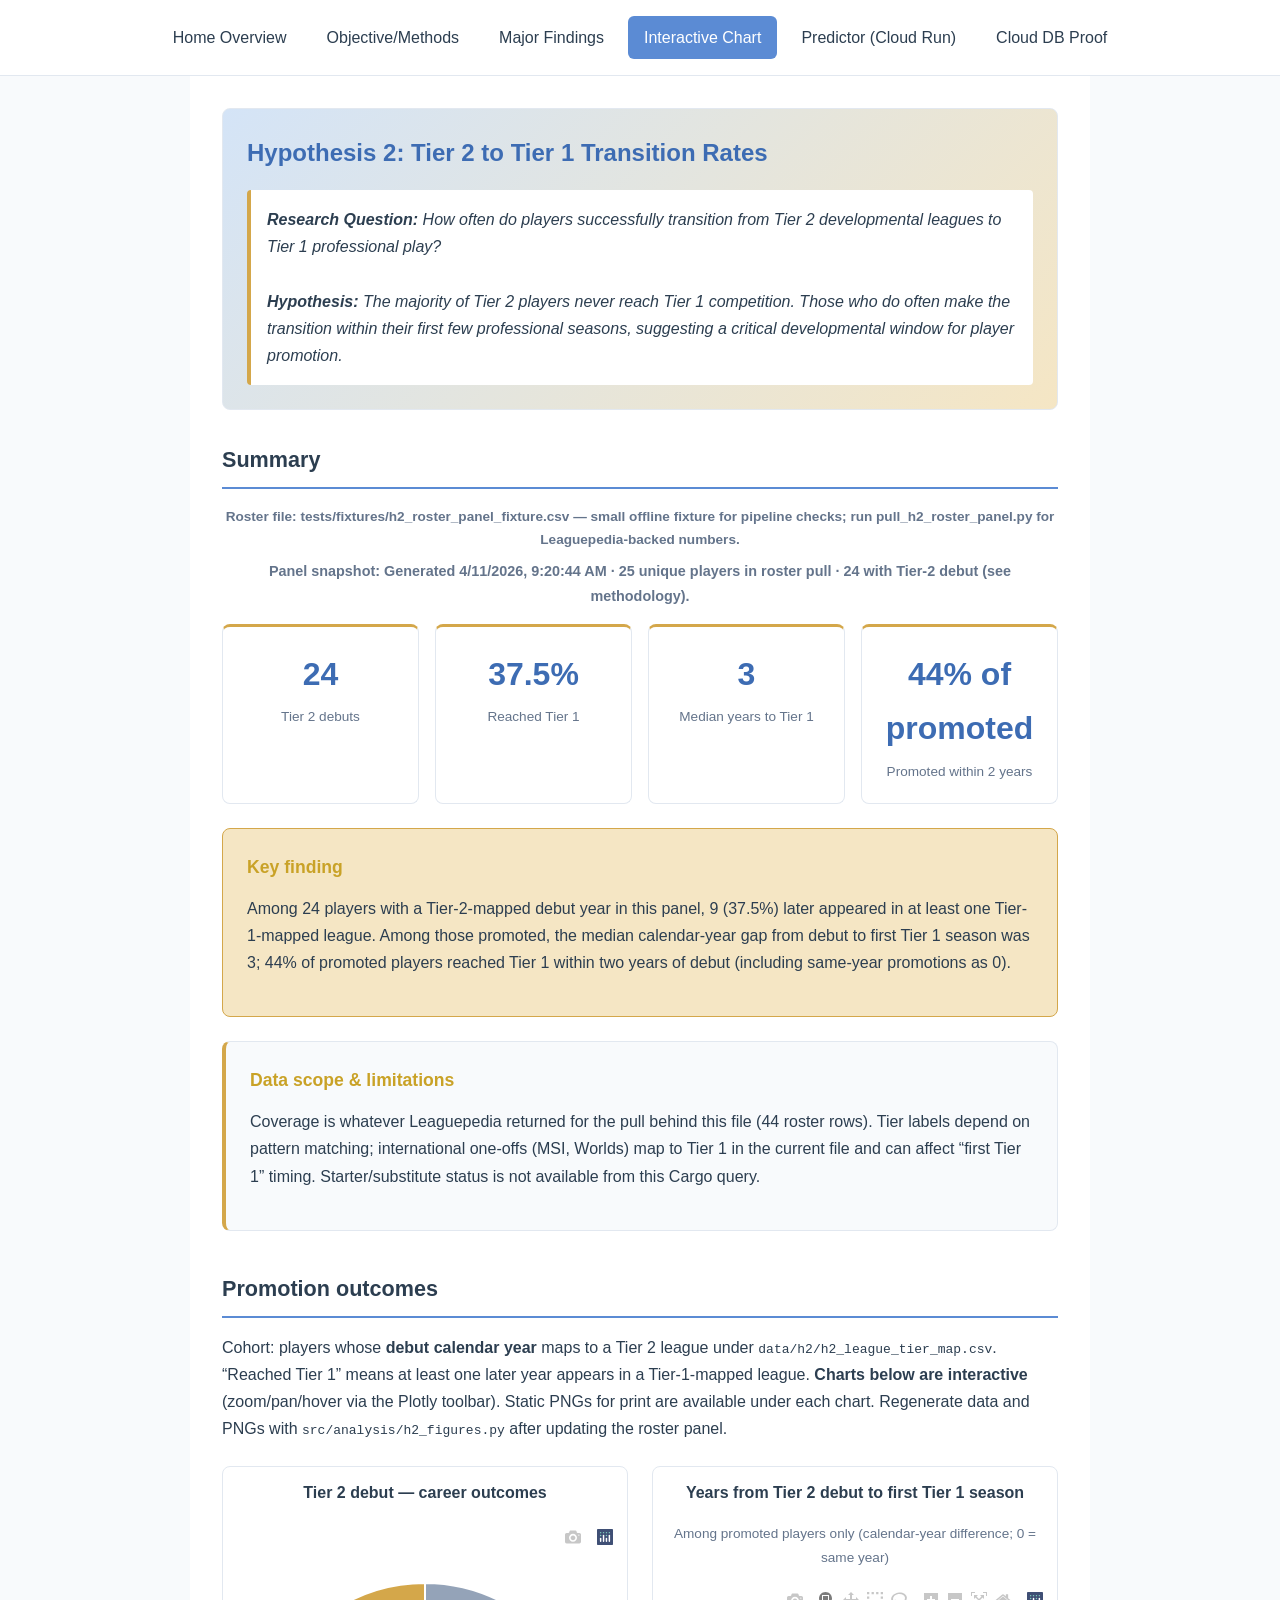
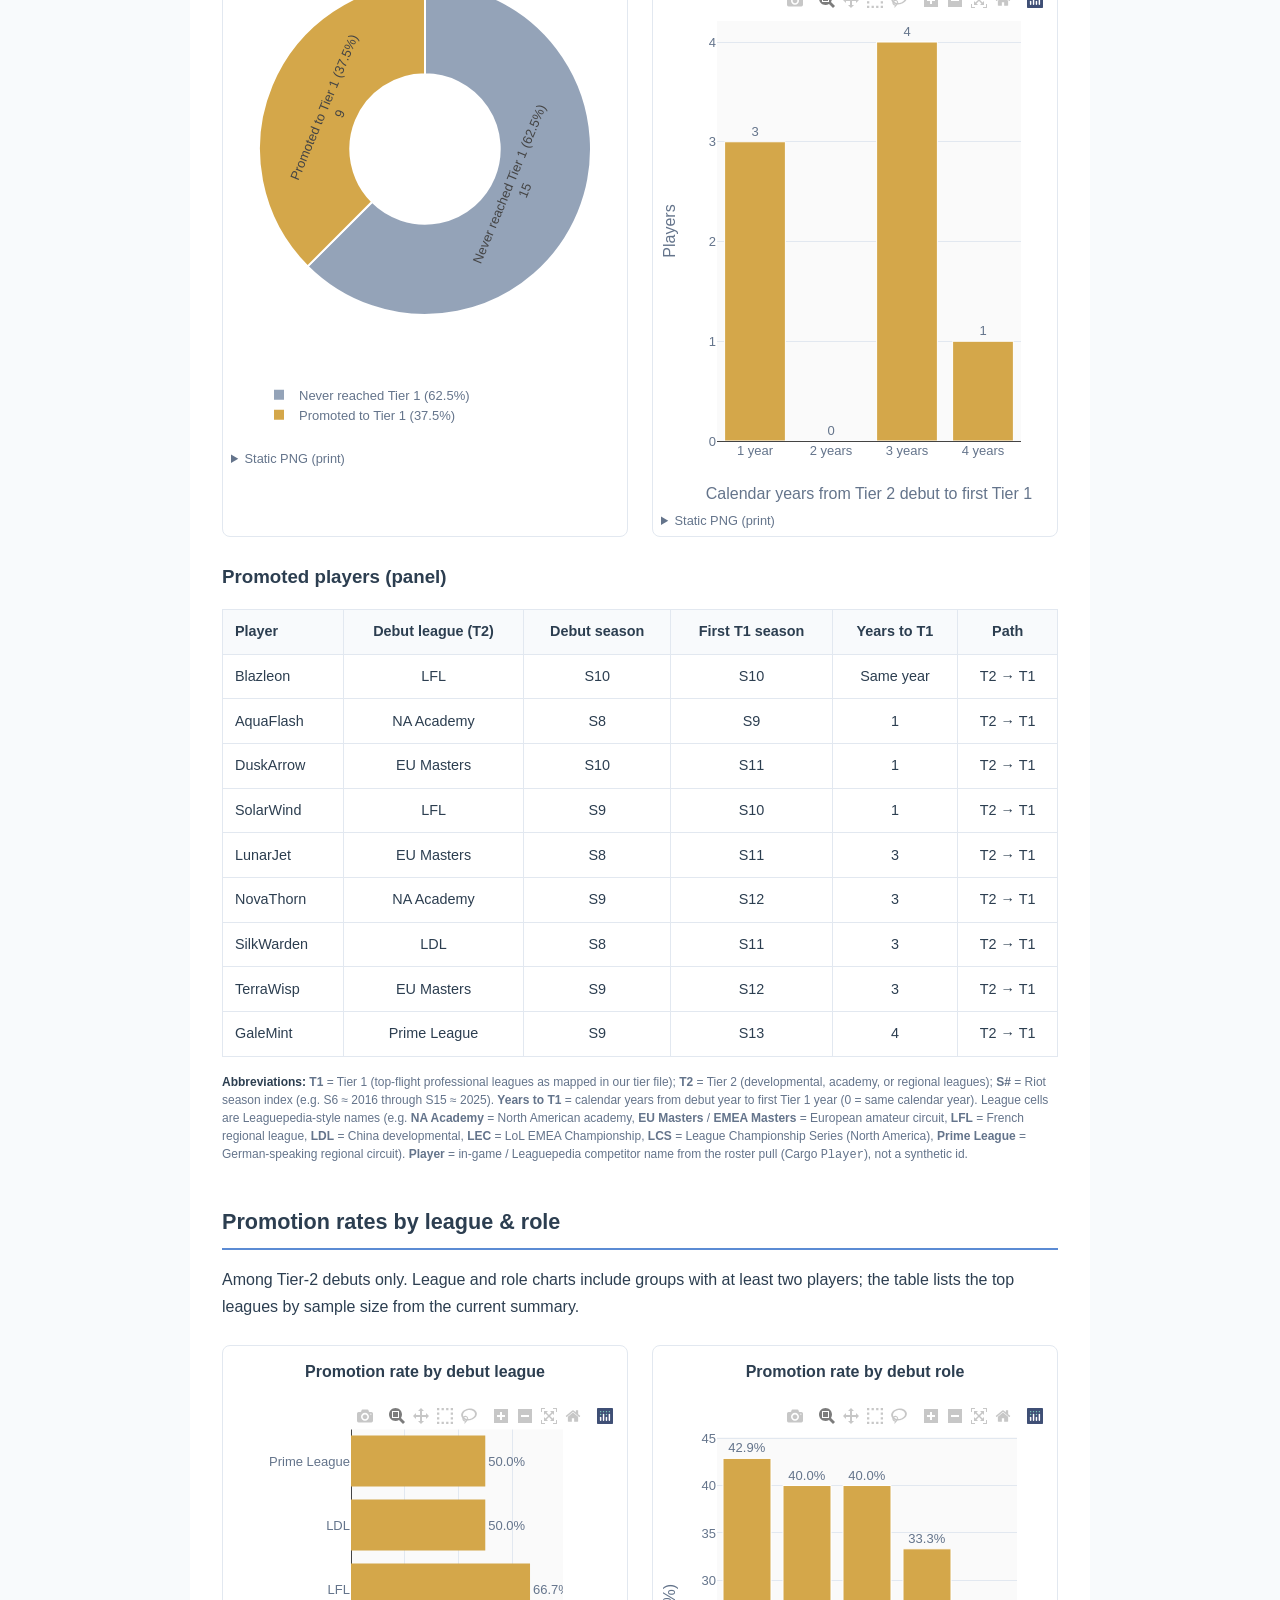
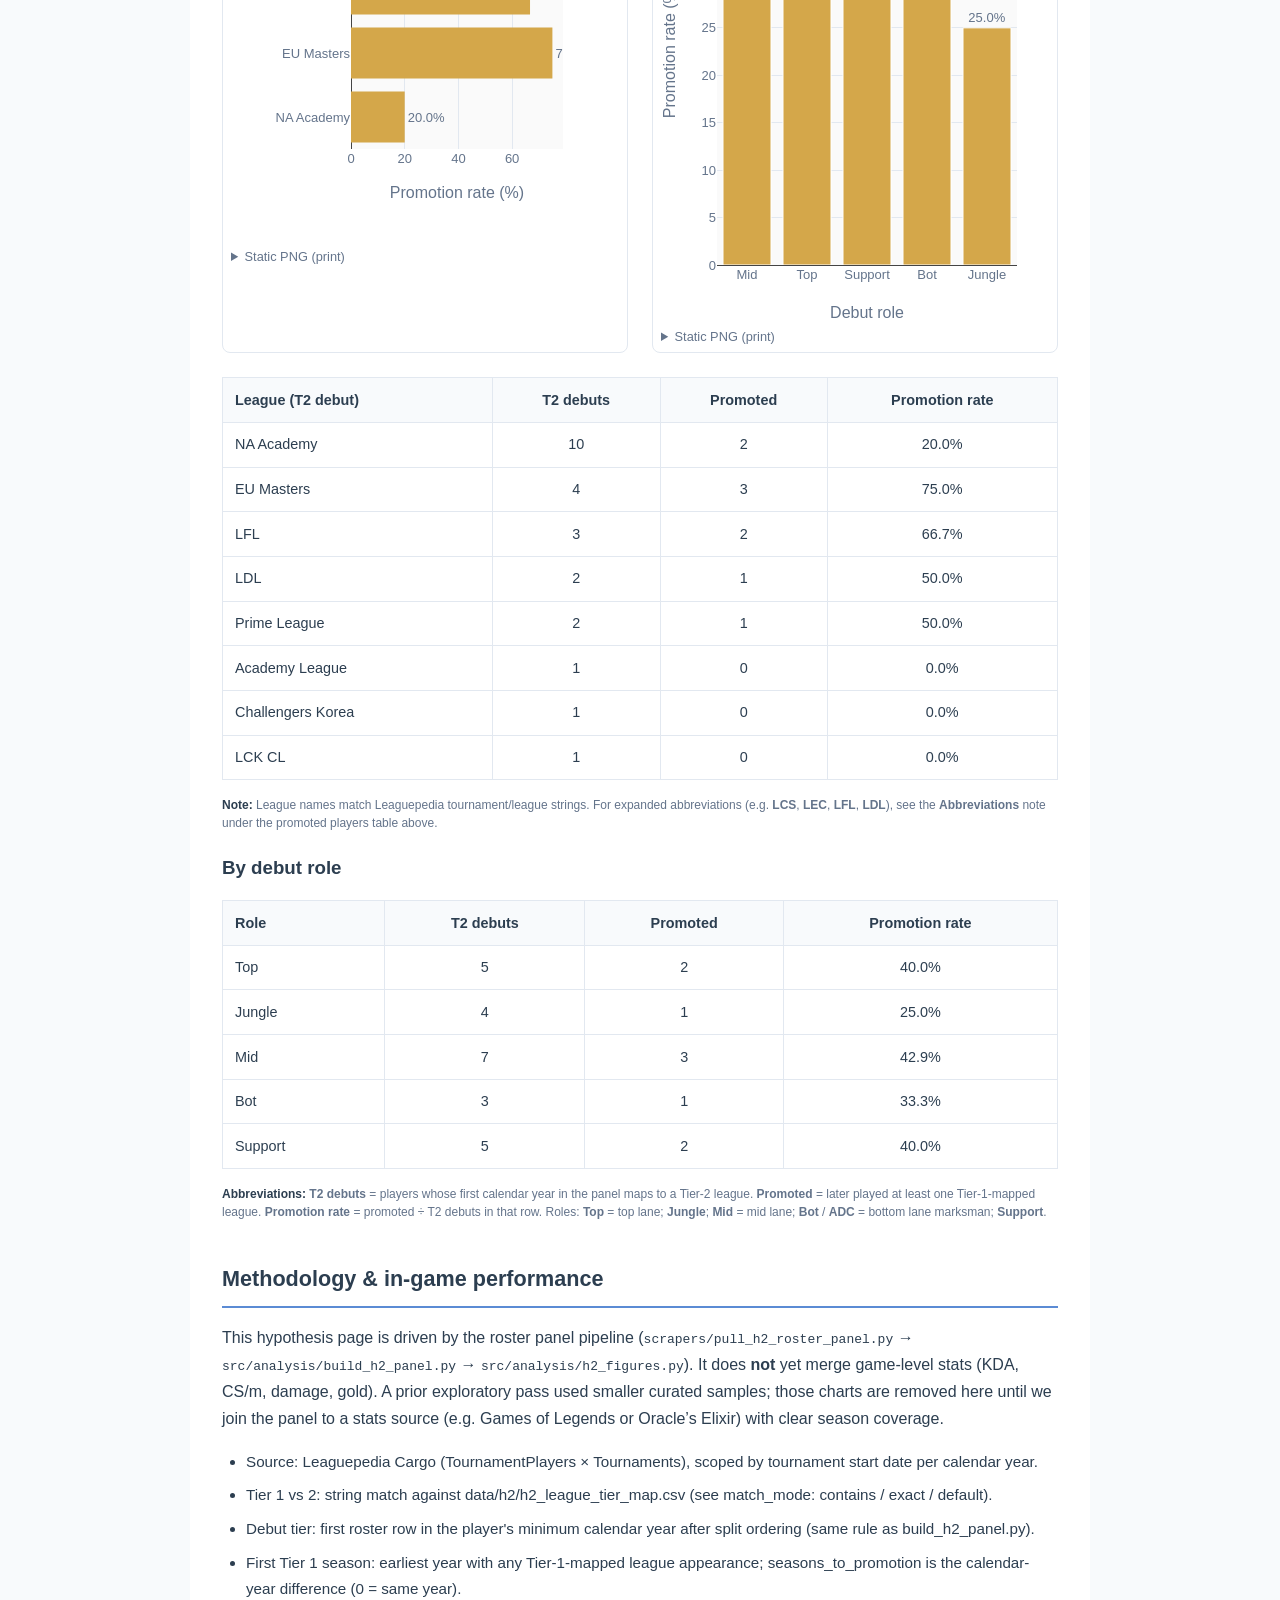
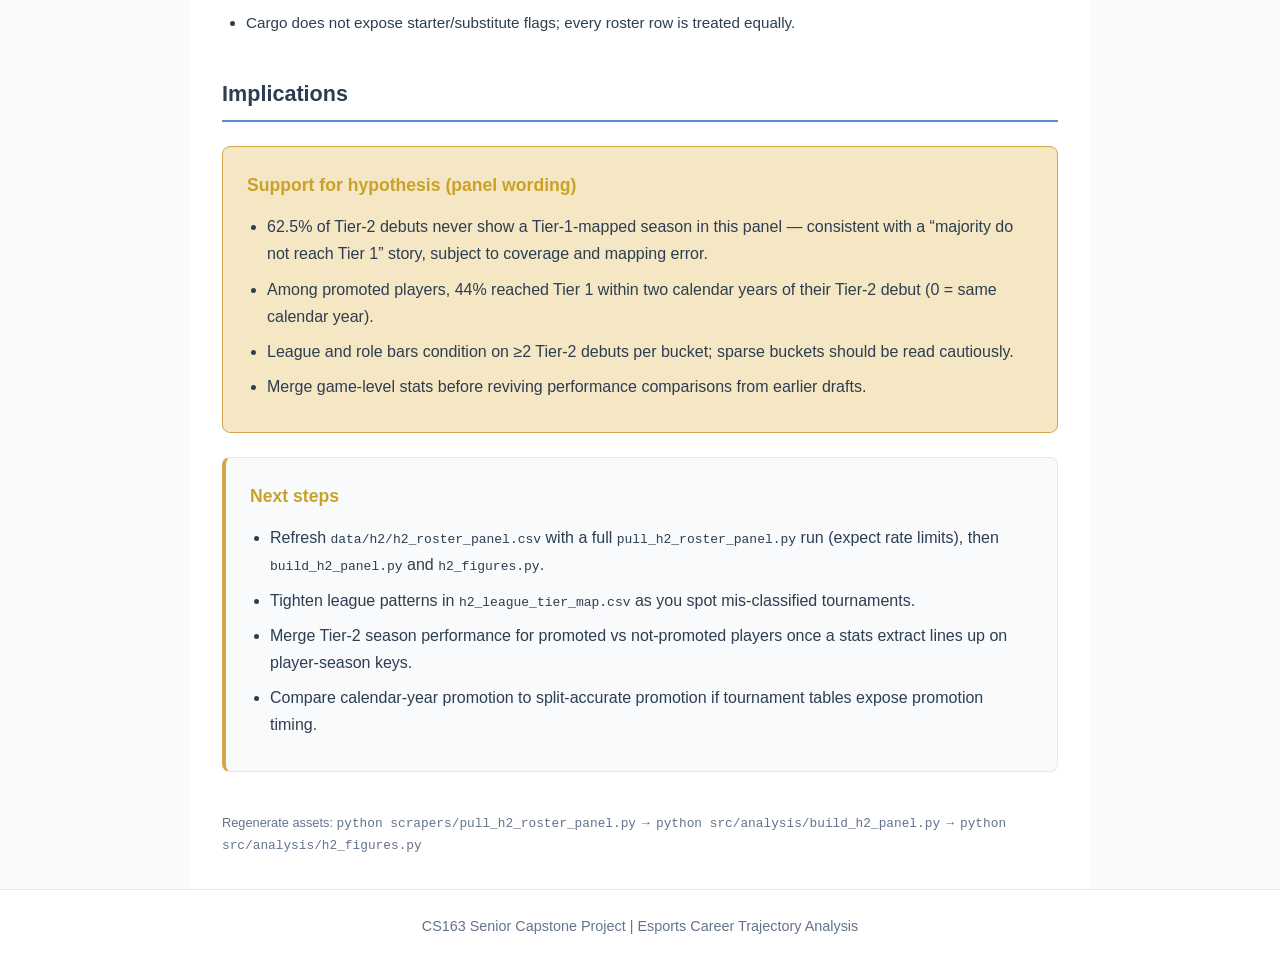
<file: website/pages/hypothesis2.html>
<!DOCTYPE html>
<html lang="en">
<head>
    <meta charset="UTF-8">
    <meta name="viewport" content="width=device-width, initial-scale=1.0">
    <title>Hypothesis 2: Tier Transitions | Esports Trajectory</title>
    <link rel="stylesheet" href="../css/styles.css">
    <script src="https://cdn.plot.ly/plotly-2.27.0.min.js"></script>
</head>
<body>
    <nav class="navbar">
        <ul class="nav-links">
            <li><a href="../index.html">Home Overview</a></li>
            <li><a href="methods.html">Objective/Methods</a></li>
            <li><a href="findings.html">Major Findings</a></li>
            <li><a href="hypothesis2.html" class="active">Interactive Chart</a></li>
            <li><a href="predictor.html">Predictor (Cloud Run)</a></li>
            <li><a href="findings.html#cloud-db-proof">Cloud DB Proof</a></li>
        </ul>
    </nav>

    <main class="container">

        <div class="hypothesis-header">
            <h1>Hypothesis 2: Tier 2 to Tier 1 Transition Rates</h1>
            <p class="hypothesis-text">
                <strong>Research Question:</strong> How often do players successfully transition from Tier 2 developmental leagues to Tier 1 professional play?<br><br>
                <strong>Hypothesis:</strong> The majority of Tier 2 players never reach Tier 1 competition.
                Those who do often make the transition within their first few professional seasons, suggesting a critical
                developmental window for player promotion.
            </p>
        </div>

        <!-- Summary -->
        <section class="section">
            <h2>Summary</h2>
            <p id="h2-roster-source" class="chart-title" style="margin-bottom:0.5rem;font-size:0.85rem;color:var(--text-light);display:none;"></p>
            <p class="chart-title" style="margin-bottom:1rem;font-size:0.9rem;color:var(--text-light);">
                Panel snapshot: <span id="h2-generated">—</span> ·
                <span id="h2-cohort-size">—</span> unique players in roster pull ·
                <span id="h2-t2-count">—</span> with Tier-2 debut (see methodology).
            </p>

            <div class="metrics-grid">
                <div class="metric-box">
                    <span class="metric-value" id="h2-m-n-t2">—</span>
                    <span class="metric-label">Tier 2 debuts</span>
                </div>
                <div class="metric-box">
                    <span class="metric-value" id="h2-m-rate">—</span>
                    <span class="metric-label">Reached Tier 1</span>
                </div>
                <div class="metric-box">
                    <span class="metric-value" id="h2-m-median">—</span>
                    <span class="metric-label">Median years to Tier 1</span>
                </div>
                <div class="metric-box">
                    <span class="metric-value" id="h2-m-within2">—</span>
                    <span class="metric-label">Promoted within 2 years</span>
                </div>
            </div>

            <div class="implications-box">
                <h3>Key finding</h3>
                <p id="h2-key-finding">
                    Loading summary from <code>h2_summary.json</code>…
                </p>
            </div>

            <div class="next-steps">
                <h3>Data scope &amp; limitations</h3>
                <p id="h2-limitations">
                    Loading…
                </p>
            </div>
        </section>

        <!-- Promotion Outcomes -->
        <section class="section">
            <h2>Promotion outcomes</h2>
            <p>
                Cohort: players whose <strong>debut calendar year</strong> maps to a Tier 2 league under
                <code>data/h2/h2_league_tier_map.csv</code>. “Reached Tier 1” means at least one later year appears in a Tier-1-mapped league.
                <strong>Charts below are interactive</strong> (zoom/pan/hover via the Plotly toolbar). Static PNGs for print are available under each chart.
                Regenerate data and PNGs with <code>src/analysis/h2_figures.py</code> after updating the roster panel.
            </p>

            <div class="h2-chart-row h2-chart-row--two">
                <div class="h2-plot-card">
                    <p class="chart-title">Tier 2 debut — career outcomes</p>
                    <div id="h2-plot-outcomes" class="h2-plot-host" aria-label="Interactive pie chart of Tier 2 outcomes"></div>
                    <details class="h2-static-fallback">
                        <summary>Static PNG (print)</summary>
                        <img src="../assets/figures/h2_fig1_tier2_outcomes.png" alt="Tier 2 outcomes static chart" style="max-width:100%;height:auto;">
                    </details>
                </div>
                <div class="h2-plot-card">
                    <p class="chart-title">Years from Tier 2 debut to first Tier 1 season</p>
                    <p style="font-size:0.85rem;color:var(--text-light);text-align:center;">Among promoted players only (calendar-year difference; 0 = same year)</p>
                    <div id="h2-plot-time" class="h2-plot-host" aria-label="Interactive bar chart of years to Tier 1"></div>
                    <details class="h2-static-fallback">
                        <summary>Static PNG (print)</summary>
                        <img src="../assets/figures/h2_fig2_seasons_to_tier1.png" alt="Time to Tier 1 static chart" style="max-width:100%;height:auto;">
                    </details>
                </div>
            </div>

            <h3 style="margin:1.5rem 0 0.75rem;">Promoted players (panel)</h3>
            <table class="stats-table">
                <thead>
                    <tr>
                        <th style="text-align:left;">Player</th>
                        <th>Debut league (T2)</th>
                        <th>Debut season</th>
                        <th>First T1 season</th>
                        <th>Years to T1</th>
                        <th>Path</th>
                    </tr>
                </thead>
                <tbody id="h2-promoted-body">
                    <tr><td colspan="6">Loading…</td></tr>
                </tbody>
            </table>
            <p class="table-footnote"><strong class="footnote-label">Abbreviations:</strong>
                <strong>T1</strong> = Tier 1 (top-flight professional leagues as mapped in our tier file);
                <strong>T2</strong> = Tier 2 (developmental, academy, or regional leagues);
                <strong>S#</strong> = Riot season index (e.g. S6 ≈ 2016 through S15 ≈ 2025).
                <strong>Years to T1</strong> = calendar years from debut year to first Tier 1 year (0 = same calendar year).
                League cells are Leaguepedia-style names (e.g. <strong>NA Academy</strong> = North American academy,
                <strong>EU Masters</strong> / <strong>EMEA Masters</strong> = European amateur circuit,
                <strong>LFL</strong> = French regional league, <strong>LDL</strong> = China developmental,
                <strong>LEC</strong> = LoL EMEA Championship, <strong>LCS</strong> = League Championship Series (North America),
                <strong>Prime League</strong> = German-speaking regional circuit).
                <strong>Player</strong> = in-game / Leaguepedia competitor name from the roster pull (Cargo <code>Player</code>), not a synthetic id.</p>
        </section>

        <!-- Promotion Rates by League & Role -->
        <section class="section">
            <h2>Promotion rates by league &amp; role</h2>
            <p>Among Tier-2 debuts only. League and role charts include groups with at least two players; the table lists the top leagues by sample size from the current summary.</p>

            <div class="h2-chart-row h2-chart-row--two">
                <div class="h2-plot-card">
                    <p class="chart-title">Promotion rate by debut league</p>
                    <div id="h2-plot-league" class="h2-plot-host" aria-label="Interactive horizontal bar chart by league"></div>
                    <details class="h2-static-fallback">
                        <summary>Static PNG (print)</summary>
                        <img src="../assets/figures/h2_fig3_promotion_by_league.png" alt="Promotion by league static chart" style="max-width:100%;height:auto;">
                    </details>
                </div>
                <div class="h2-plot-card">
                    <p class="chart-title">Promotion rate by debut role</p>
                    <div id="h2-plot-role" class="h2-plot-host" aria-label="Interactive bar chart by role"></div>
                    <details class="h2-static-fallback">
                        <summary>Static PNG (print)</summary>
                        <img src="../assets/figures/h2_fig4_promotion_by_role.png" alt="Promotion by role static chart" style="max-width:100%;height:auto;">
                    </details>
                </div>
            </div>

            <table class="stats-table">
                <thead>
                    <tr>
                        <th style="text-align:left;">League (T2 debut)</th>
                        <th>T2 debuts</th>
                        <th>Promoted</th>
                        <th>Promotion rate</th>
                    </tr>
                </thead>
                <tbody id="h2-league-body">
                    <tr><td colspan="4">Loading…</td></tr>
                </tbody>
            </table>
            <p class="table-footnote"><strong class="footnote-label">Note:</strong> League names match Leaguepedia tournament/league strings. For expanded abbreviations (e.g. <strong>LCS</strong>, <strong>LEC</strong>, <strong>LFL</strong>, <strong>LDL</strong>), see the <strong>Abbreviations</strong> note under the promoted players table above.</p>

            <h3 style="margin:1.25rem 0 0.5rem;">By debut role</h3>
            <table class="stats-table">
                <thead>
                    <tr>
                        <th style="text-align:left;">Role</th>
                        <th>T2 debuts</th>
                        <th>Promoted</th>
                        <th>Promotion rate</th>
                    </tr>
                </thead>
                <tbody id="h2-role-body">
                    <tr><td colspan="4">Loading…</td></tr>
                </tbody>
            </table>
            <p class="table-footnote"><strong class="footnote-label">Abbreviations:</strong>
                <strong>T2 debuts</strong> = players whose first calendar year in the panel maps to a Tier-2 league.
                <strong>Promoted</strong> = later played at least one Tier-1-mapped league.
                <strong>Promotion rate</strong> = promoted ÷ T2 debuts in that row.
                Roles: <strong>Top</strong> = top lane; <strong>Jungle</strong>; <strong>Mid</strong> = mid lane;
                <strong>Bot</strong> / <strong>ADC</strong> = bottom lane marksman; <strong>Support</strong>.</p>
        </section>

        <!-- Methodology -->
        <section class="section">
            <h2>Methodology &amp; in-game performance</h2>
            <p>
                This hypothesis page is driven by the roster panel pipeline
                (<code>scrapers/pull_h2_roster_panel.py</code> → <code>src/analysis/build_h2_panel.py</code> → <code>src/analysis/h2_figures.py</code>).
                It does <strong>not</strong> yet merge game-level stats (KDA, CS/m, damage, gold). A prior exploratory pass used smaller curated samples;
                those charts are removed here until we join the panel to a stats source (e.g. Games of Legends or Oracle’s Elixir) with clear season coverage.
            </p>
            <ul id="h2-methodology-list" style="font-size:0.95rem;color:var(--text);">
            </ul>
        </section>

        <!-- Implications -->
        <section class="section">
            <h2>Implications</h2>

            <div class="implications-box">
                <h3>Support for hypothesis (panel wording)</h3>
                <ul id="h2-implications">
                    <li>Loading…</li>
                </ul>
            </div>

            <div class="next-steps">
                <h3>Next steps</h3>
                <ul>
                    <li>Refresh <code>data/h2/h2_roster_panel.csv</code> with a full <code>pull_h2_roster_panel.py</code> run (expect rate limits), then <code>build_h2_panel.py</code> and <code>h2_figures.py</code>.</li>
                    <li>Tighten league patterns in <code>h2_league_tier_map.csv</code> as you spot mis-classified tournaments.</li>
                    <li>Merge Tier-2 season performance for promoted vs not-promoted players once a stats extract lines up on player-season keys.</li>
                    <li>Compare calendar-year promotion to split-accurate promotion if tournament tables expose promotion timing.</li>
                </ul>
            </div>
        </section>

        <p style="font-size:0.8rem;color:var(--text-light);margin-top:2rem;">
            Regenerate assets: <code>python scrapers/pull_h2_roster_panel.py</code> → <code>python src/analysis/build_h2_panel.py</code> → <code>python src/analysis/h2_figures.py</code>
        </p>
    </main>

    <footer class="footer">
        <p>CS163 Senior Capstone Project | Esports Career Trajectory Analysis</p>
    </footer>

    <!-- Synchronous summary so metrics/tables render for print/PDF (no wait on fetch). -->
    <script src="../js/h2_summary.js"></script>
    <script>
        function fmtPct(x) {
            if (x == null || isNaN(x)) return '—';
            return x.toFixed(1) + '%';
        }
        function fmtDate(iso) {
            if (!iso) return '—';
            try {
                var d = new Date(iso);
                return isNaN(d.getTime()) ? iso : d.toLocaleString();
            } catch (e) { return iso; }
        }
        function h2PlotlyPurge(id) {
            var el = document.getElementById(id);
            if (el && typeof Plotly !== 'undefined') {
                try { Plotly.purge(el); } catch (e) { /* ignore */ }
            }
        }
        function renderH2Plots(d) {
            if (typeof Plotly === 'undefined') {
                ['h2-plot-outcomes', 'h2-plot-time', 'h2-plot-league', 'h2-plot-role'].forEach(function (id) {
                    var el = document.getElementById(id);
                    if (el) {
                        el.innerHTML = '<p style="padding:1.25rem;text-align:center;color:var(--text-light);">Chart library did not load. Expand “Static PNG” below each chart or check your connection.</p>';
                    }
                });
                return;
            }
            var GOLD = '#d4a74a';
            var BLUE = '#5b8bd4';
            var MUTED = '#94a3b8';
            var TEXT = '#64748b';
            var baseFont = { family: 'Segoe UI, Roboto, sans-serif', size: 13, color: TEXT };
            var never = d.n_never_t1 != null ? d.n_never_t1 : (d.n_tier2_debut - d.n_promoted_to_tier1);
            var prom = d.n_promoted_to_tier1 != null ? d.n_promoted_to_tier1 : 0;
            var total = never + prom;

            h2PlotlyPurge('h2-plot-outcomes');
            if (total <= 0) {
                Plotly.newPlot('h2-plot-outcomes', [], {
                    annotations: [{
                        text: 'No Tier-2 debut cohort to chart',
                        xref: 'paper', yref: 'paper', x: 0.5, y: 0.5, showarrow: false,
                        font: { size: 14, color: TEXT }
                    }],
                    xaxis: { visible: false }, yaxis: { visible: false },
                    margin: { t: 24, b: 24, l: 24, r: 24 },
                    paper_bgcolor: '#ffffff', height: 400
                }, { staticPlot: true, displayModeBar: false });
            } else {
                var pctN = (100 * never / total).toFixed(1);
                var pctP = (100 * prom / total).toFixed(1);
                Plotly.newPlot('h2-plot-outcomes', [{
                    type: 'pie',
                    hole: 0.45,
                    labels: ['Never reached Tier 1 (' + pctN + '%)', 'Promoted to Tier 1 (' + pctP + '%)'],
                    values: [never, prom],
                    marker: { colors: [MUTED, GOLD], line: { color: '#ffffff', width: 2 } },
                    textinfo: 'label+value',
                    hovertemplate: '%{label}<br>%{value} players<extra></extra>'
                }], {
                    margin: { t: 28, b: 28, l: 28, r: 28 },
                    showlegend: true,
                    legend: { orientation: 'h', y: -0.08, font: baseFont },
                    font: baseFont,
                    paper_bgcolor: '#ffffff',
                    height: 520
                }, { responsive: true, displayModeBar: true });
            }

            h2PlotlyPurge('h2-plot-time');
            var th = d.time_histogram || {};
            var keys = Object.keys(th).map(Number).filter(function (x) { return !isNaN(x); }).sort(function (a, b) { return a - b; });
            if (!keys.length || prom === 0) {
                Plotly.newPlot('h2-plot-time', [], {
                    annotations: [{
                        text: prom === 0 ? 'No promotions in cohort' : 'No timing data',
                        xref: 'paper', yref: 'paper', x: 0.5, y: 0.5, showarrow: false,
                        font: { size: 14, color: TEXT }
                    }],
                    xaxis: { visible: false }, yaxis: { visible: false },
                    margin: { t: 24, b: 24, l: 24, r: 24 },
                    paper_bgcolor: '#ffffff', height: 400
                }, { staticPlot: true, displayModeBar: false });
            } else {
                var xlab = keys.map(function (k) { return k === 1 ? '1 year' : k + ' years'; });
                var yval = keys.map(function (k) { return th[k]; });
                Plotly.newPlot('h2-plot-time', [{
                    type: 'bar',
                    x: xlab,
                    y: yval,
                    marker: { color: GOLD, line: { color: '#fff', width: 1 } },
                    text: yval,
                    textposition: 'outside',
                    hovertemplate: '%{x}<br>%{y} players<extra></extra>'
                }], {
                    yaxis: { title: 'Players', zeroline: true, gridcolor: '#e2e8f0', dtick: 1 },
                    xaxis: { title: 'Calendar years from Tier 2 debut to first Tier 1' },
                    margin: { t: 36, b: 64, l: 56, r: 28 },
                    font: baseFont,
                    paper_bgcolor: '#ffffff',
                    plot_bgcolor: '#fafafa',
                    height: 520
                }, { responsive: true, displayModeBar: true });
            }

            h2PlotlyPurge('h2-plot-league');
            var lt = (d.league_table || []).filter(function (r) { return r.n >= 2; });
            lt.sort(function (a, b) { return b.n - a.n; });
            lt = lt.slice(0, 16);
            var leagueH = Math.min(720, Math.max(400, lt.length * 38 + 140));
            if (!lt.length) {
                Plotly.newPlot('h2-plot-league', [], {
                    annotations: [{
                        text: 'No leagues with ≥2 Tier-2 debuts',
                        xref: 'paper', yref: 'paper', x: 0.5, y: 0.5, showarrow: false,
                        font: { size: 14, color: TEXT }
                    }],
                    xaxis: { visible: false }, yaxis: { visible: false },
                    margin: { t: 24, b: 24, l: 24, r: 24 },
                    paper_bgcolor: '#ffffff', height: 360
                }, { staticPlot: true, displayModeBar: false });
            } else {
                var llabels = lt.map(function (r) { return r.league_short || r.league; });
                var lrates = lt.map(function (r) { return r.rate_pct; });
                var lcolors = lt.map(function (r) { return r.promoted > 0 ? GOLD : BLUE; });
                var lhover = lt.map(function (r) {
                    return 'T2 debuts: ' + r.n + '<br>Promoted: ' + r.promoted;
                });
                Plotly.newPlot('h2-plot-league', [{
                    type: 'bar',
                    orientation: 'h',
                    y: llabels,
                    x: lrates,
                    marker: { color: lcolors },
                    text: lrates.map(function (v) { return (typeof v === 'number' ? v.toFixed(1) : v) + '%'; }),
                    textposition: 'outside',
                    hovertext: lhover,
                    hovertemplate: '%{y}<br>Rate: %{x:.1f}%<br>%{hovertext}<extra></extra>'
                }], {
                    xaxis: { title: 'Promotion rate (%)', zeroline: true, gridcolor: '#e2e8f0' },
                    yaxis: { automargin: true },
                    margin: { t: 28, b: 52, l: 120, r: 56 },
                    font: baseFont,
                    paper_bgcolor: '#ffffff',
                    plot_bgcolor: '#fafafa',
                    height: leagueH
                }, { responsive: true, displayModeBar: true });
            }

            h2PlotlyPurge('h2-plot-role');
            var rt = (d.role_table || []).filter(function (r) { return r.n >= 2; });
            rt.sort(function (a, b) { return b.rate_pct - a.rate_pct; });
            if (!rt.length) {
                Plotly.newPlot('h2-plot-role', [], {
                    annotations: [{
                        text: 'No roles with ≥2 Tier-2 debuts',
                        xref: 'paper', yref: 'paper', x: 0.5, y: 0.5, showarrow: false,
                        font: { size: 14, color: TEXT }
                    }],
                    xaxis: { visible: false }, yaxis: { visible: false },
                    margin: { t: 24, b: 24, l: 24, r: 24 },
                    paper_bgcolor: '#ffffff', height: 360
                }, { staticPlot: true, displayModeBar: false });
            } else {
                Plotly.newPlot('h2-plot-role', [{
                    type: 'bar',
                    x: rt.map(function (r) { return r.role; }),
                    y: rt.map(function (r) { return r.rate_pct; }),
                    marker: {
                        color: rt.map(function (r) { return r.rate_pct > 0 ? GOLD : MUTED; }),
                        line: { color: '#fff', width: 1 }
                    },
                    text: rt.map(function (r) { return r.rate_pct.toFixed(1) + '%'; }),
                    textposition: 'outside',
                    hovertemplate: '%{x}<br>%{y:.1f}%<br>n=%{customdata[0]}, promoted=%{customdata[1]}<extra></extra>',
                    customdata: rt.map(function (r) { return [r.n, r.promoted]; })
                }], {
                    yaxis: { title: 'Promotion rate (%)', zeroline: true, gridcolor: '#e2e8f0' },
                    xaxis: { title: 'Debut role' },
                    margin: { t: 36, b: 56, l: 56, r: 32 },
                    font: baseFont,
                    paper_bgcolor: '#ffffff',
                    plot_bgcolor: '#fafafa',
                    height: 520
                }, { responsive: true, displayModeBar: true });
            }
        }
        function applyH2Summary(d) {
                    document.getElementById('h2-generated').textContent = 'Generated ' + fmtDate(d.generated_at);
                    if (d.roster_source) {
                        var rs = document.getElementById('h2-roster-source');
                        rs.style.display = 'block';
                        rs.textContent = 'Roster file: ' + d.roster_source;
                        if (d.roster_source.indexOf('fixture') !== -1) {
                            rs.textContent += ' — small offline fixture for pipeline checks; run pull_h2_roster_panel.py for Leaguepedia-backed numbers.';
                        }
                    }
                    document.getElementById('h2-cohort-size').textContent = (d.n_unique_players_panel != null ? d.n_unique_players_panel : '—') + '';
                    document.getElementById('h2-t2-count').textContent = (d.n_tier2_debut != null ? d.n_tier2_debut : '—') + '';

                    document.getElementById('h2-m-n-t2').textContent = d.n_tier2_debut != null ? d.n_tier2_debut : '—';
                    document.getElementById('h2-m-rate').textContent = d.promotion_rate_pct != null ? d.promotion_rate_pct.toFixed(1) + '%' : '—';
                    document.getElementById('h2-m-median').textContent =
                        d.median_seasons_to_tier1 != null && !isNaN(d.median_seasons_to_tier1)
                            ? String(d.median_seasons_to_tier1)
                            : '—';
                    document.getElementById('h2-m-within2').textContent =
                        d.pct_promoted_within_2_seasons != null
                            ? d.pct_promoted_within_2_seasons.toFixed(0) + '% of promoted'
                            : '—';

                    var never = d.n_never_t1 != null ? d.n_never_t1 : (d.n_tier2_debut - d.n_promoted_to_tier1);
                    var prom = d.n_promoted_to_tier1 != null ? d.n_promoted_to_tier1 : 0;
                    var n2 = d.n_tier2_debut != null ? d.n_tier2_debut : 0;
                    var rate = d.promotion_rate_pct != null ? d.promotion_rate_pct.toFixed(1) : '—';
                    var med = d.median_seasons_to_tier1 != null ? d.median_seasons_to_tier1 : '—';
                    var w2 = d.pct_promoted_within_2_seasons != null ? d.pct_promoted_within_2_seasons.toFixed(0) : '—';
                    document.getElementById('h2-key-finding').textContent =
                        'Among ' + n2 + ' players with a Tier-2-mapped debut year in this panel, ' + prom +
                        ' (' + rate + '%) later appeared in at least one Tier-1-mapped league. ' +
                        (prom > 0
                            ? 'Among those promoted, the median calendar-year gap from debut to first Tier 1 season was ' + med +
                              '; ' + w2 + '% of promoted players reached Tier 1 within two years of debut (including same-year promotions as 0).'
                            : 'No Tier-1 promotions were observed in this cohort under the current map.');

                    var rows = d.n_roster_rows != null ? d.n_roster_rows : '—';
                    document.getElementById('h2-limitations').textContent =
                        'Coverage is whatever Leaguepedia returned for the pull behind this file (' + rows +
                        ' roster rows). Tier labels depend on pattern matching; international one-offs (MSI, Worlds) map to Tier 1 in the current file and can affect “first Tier 1” timing. Starter/substitute status is not available from this Cargo query.';

                    var pt = document.getElementById('h2-promoted-body');
                    pt.innerHTML = '';
                    if (d.promoted_players && d.promoted_players.length) {
                        d.promoted_players.forEach(function (p) {
                            var tr = document.createElement('tr');
                            var y = p.seasons_taken;
                            var ydisp = (y === 0 || y === '0') ? 'Same year' : String(y);
                            tr.innerHTML =
                                '<td>' + p.player + '</td>' +
                                '<td>' + (p.league || '') + '</td>' +
                                '<td>' + (p.debut_season_label || '') + '</td>' +
                                '<td>' + (p.first_t1_label || '') + '</td>' +
                                '<td>' + ydisp + '</td>' +
                                '<td>' + (p.tier_path || '') + '</td>';
                            pt.appendChild(tr);
                        });
                    } else {
                        pt.innerHTML = '<tr><td colspan="6">No promoted players in this cohort.</td></tr>';
                    }

                    var lb = document.getElementById('h2-league-body');
                    lb.innerHTML = '';
                    if (d.league_table && d.league_table.length) {
                        d.league_table.forEach(function (r) {
                            var tr = document.createElement('tr');
                            tr.innerHTML =
                                '<td style="text-align:left;">' + (r.league_short || r.league) + '</td>' +
                                '<td>' + r.n + '</td>' +
                                '<td>' + r.promoted + '</td>' +
                                '<td>' + fmtPct(r.rate_pct) + '</td>';
                            lb.appendChild(tr);
                        });
                    } else {
                        lb.innerHTML = '<tr><td colspan="4">No league breakdown available.</td></tr>';
                    }

                    var rb = document.getElementById('h2-role-body');
                    rb.innerHTML = '';
                    if (d.role_table && d.role_table.length) {
                        d.role_table.forEach(function (r) {
                            var tr = document.createElement('tr');
                            tr.innerHTML =
                                '<td style="text-align:left;">' + r.role + '</td>' +
                                '<td>' + r.n + '</td>' +
                                '<td>' + r.promoted + '</td>' +
                                '<td>' + fmtPct(r.rate_pct) + '</td>';
                            rb.appendChild(tr);
                        });
                    } else {
                        rb.innerHTML = '<tr><td colspan="4">No role breakdown (roster roles missing).</td></tr>';
                    }

                    var ml = document.getElementById('h2-methodology-list');
                    ml.innerHTML = '';
                    (d.methodology_notes || []).forEach(function (note) {
                        var li = document.createElement('li');
                        li.textContent = note;
                        ml.appendChild(li);
                    });

                    var imp = document.getElementById('h2-implications');
                    imp.innerHTML = '';
                    var pctNever = n2 > 0 ? ((never / n2) * 100).toFixed(1) : '—';
                    var bullets = [
                        pctNever + '% of Tier-2 debuts never show a Tier-1-mapped season in this panel — consistent with a “majority do not reach Tier 1” story, subject to coverage and mapping error.',
                        prom > 0
                            ? 'Among promoted players, ' + w2 + '% reached Tier 1 within two calendar years of their Tier-2 debut (0 = same calendar year).'
                            : 'No promotions in this cohort; rerun with a broader roster pull before interpreting league or role differentials.',
                        'League and role bars condition on ≥2 Tier-2 debuts per bucket; sparse buckets should be read cautiously.',
                        'Merge game-level stats before reviving performance comparisons from earlier drafts.'
                    ];
                    bullets.forEach(function (t) {
                        var li = document.createElement('li');
                        li.textContent = t;
                        imp.appendChild(li);
                    });

                    renderH2Plots(d);

                    var bust = d.generated_at ? new Date(d.generated_at).getTime() : Date.now();
                    document.querySelectorAll('.h2-static-fallback img').forEach(function (img) {
                        var base = img.getAttribute('src').split('?')[0];
                        img.src = base + '?v=' + bust;
                    });
        }
        function h2SummaryFailed() {
            document.getElementById('h2-key-finding').textContent =
                'Could not load summary data. Ensure website/js/h2_summary.js and h2_summary.json exist (run python src/analysis/h2_figures.py from the repo root).';
            document.getElementById('h2-limitations').textContent =
                'Summary data missing — generate with the figure script after building the panel.';
        }
        function runH2SummaryLoad() {
            if (typeof window.H2_SUMMARY_DATA === 'object' && window.H2_SUMMARY_DATA !== null) {
                applyH2Summary(window.H2_SUMMARY_DATA);
            } else {
                fetch('../js/h2_summary.json')
                    .then(function (r) { return r.json(); })
                    .then(applyH2Summary)
                    .catch(h2SummaryFailed);
            }
        }
        if (document.readyState === 'loading') {
            document.addEventListener('DOMContentLoaded', runH2SummaryLoad);
        } else {
            runH2SummaryLoad();
        }
    </script>
</body>
</html>
</file>
<file: website/css/styles.css>
/* Clean Academic Style - League of Legends Pastel Blue & Gold Theme */
:root {
    --primary-color: #5b8bd4;       /* Pastel blue */
    --primary-dark: #3d6cb3;        /* Darker blue for hover/accents */
    --primary-light: #d4e4f7;       /* Light blue background */
    --secondary-color: #d4a74a;     /* Pastel gold */
    --secondary-light: #f5e6c4;     /* Light gold background */
    --accent-color: #c9a227;        /* Richer gold for emphasis */
    --text-color: #2c3e50;
    --text-light: #64748b;
    --bg-color: #ffffff;
    --bg-secondary: #f8fafc;
    --border-color: #e2e8f0;
}

* {
    margin: 0;
    padding: 0;
    box-sizing: border-box;
}

body {
    font-family: 'Segoe UI', -apple-system, BlinkMacSystemFont, Roboto, sans-serif;
    line-height: 1.7;
    color: var(--text-color);
    background-color: var(--bg-secondary);
}

/* Navigation */
.navbar {
    background-color: var(--bg-color);
    border-bottom: 1px solid var(--border-color);
    padding: 1rem 2rem;
    position: sticky;
    top: 0;
    z-index: 1000;
}

.nav-links {
    display: flex;
    justify-content: center;
    list-style: none;
    gap: 0.5rem;
    max-width: 1280px;
    margin: 0 auto;
}

.nav-links li {
    flex: 0 0 auto;
}

.nav-links a {
    display: inline-block;
    text-decoration: none;
    color: var(--text-color);
    padding: 0.5rem 1rem;
    border-radius: 6px;
    font-weight: 500;
    white-space: nowrap;
    transition: all 0.2s;
}

.nav-links a:hover {
    background-color: var(--primary-light);
    color: var(--primary-dark);
}

.nav-links a.active {
    background-color: var(--primary-color);
    color: white;
}

.nav-links a.active:hover {
    background-color: var(--primary-dark);
}

/* Container */
.container {
    max-width: 900px;
    margin: 0 auto;
    padding: 2rem;
    background-color: var(--bg-color);
    min-height: calc(100vh - 200px);
}

/* Page Title */
.page-title {
    font-size: 1.75rem;
    font-weight: 700;
    text-align: center;
    margin-bottom: 0.5rem;
    color: var(--text-color);
}

.group-info {
    text-align: center;
    color: var(--text-light);
    margin-bottom: 2rem;
    font-size: 1rem;
}

/* Sections */
.section {
    margin-bottom: 2.5rem;
}

.section h2 {
    font-size: 1.35rem;
    font-weight: 600;
    margin-bottom: 1rem;
    color: var(--text-color);
    padding-bottom: 0.5rem;
    border-bottom: 2px solid var(--primary-color);
}

.section p {
    margin-bottom: 1rem;
}

.section ul,
.section ol {
    margin-left: 1.5rem;
    margin-bottom: 1rem;
}

.section li {
    margin-bottom: 0.5rem;
}

.section a {
    color: var(--primary-color);
    text-decoration: none;
}

.section a:hover {
    text-decoration: underline;
}

/* Data Table */
.data-table {
    width: 100%;
    border-collapse: collapse;
    margin: 1rem 0;
    font-size: 0.95rem;
}

.data-table th,
.data-table td {
    padding: 0.75rem 1rem;
    text-align: left;
    border: 1px solid var(--border-color);
}

.data-table th {
    background-color: var(--bg-secondary);
    font-weight: 600;
}

.data-table tbody tr:hover {
    background-color: var(--bg-secondary);
}

/* Metrics Grid */
.metrics-grid {
    display: grid;
    grid-template-columns: repeat(auto-fit, minmax(180px, 1fr));
    gap: 1rem;
    margin: 1rem 0;
}

.metric-box {
    background-color: var(--bg-color);
    border: 1px solid var(--border-color);
    border-top: 3px solid var(--secondary-color);
    border-radius: 8px;
    padding: 1.25rem;
    text-align: center;
}

.metric-value {
    display: block;
    font-size: 2rem;
    font-weight: 700;
    color: var(--primary-dark);
}

.metric-label {
    display: block;
    font-size: 0.85rem;
    color: var(--text-light);
    margin-top: 0.25rem;
}

/* Hypothesis Header */
.hypothesis-header {
    background: linear-gradient(135deg, var(--primary-light) 0%, var(--secondary-light) 100%);
    border: 1px solid var(--border-color);
    border-radius: 8px;
    padding: 1.5rem;
    margin-bottom: 2rem;
}

.hypothesis-header h1 {
    font-size: 1.5rem;
    margin-bottom: 1rem;
    color: var(--primary-dark);
}

.hypothesis-text {
    font-style: italic;
    color: var(--text-color);
    padding: 1rem;
    background-color: var(--bg-color);
    border-left: 4px solid var(--secondary-color);
    border-radius: 4px;
}

/* Summary Box */
.summary-box {
    background-color: var(--primary-light);
    border: 1px solid var(--primary-color);
    border-radius: 8px;
    padding: 1.5rem;
    margin: 1.5rem 0;
}

.summary-box h3 {
    color: var(--primary-dark);
    margin-bottom: 0.75rem;
    font-size: 1.1rem;
}

.summary-box ul {
    margin-left: 1.25rem;
    margin-bottom: 0;
}

/* Implications Box */
.implications-box {
    background-color: var(--secondary-light);
    border: 1px solid var(--secondary-color);
    border-radius: 8px;
    padding: 1.5rem;
    margin: 1.5rem 0;
}

.implications-box h3 {
    color: var(--accent-color);
    margin-bottom: 0.75rem;
    font-size: 1.1rem;
}

.implications-box ul {
    margin-left: 1.25rem;
    margin-bottom: 0;
}

/* Chart Container */
.chart-container {
    width: 100%;
    min-height: 350px;
    margin: 1.5rem 0;
    background-color: var(--bg-color);
    border: 1px solid var(--border-color);
    border-radius: 8px;
}

.chart-row {
    display: grid;
    grid-template-columns: 1fr 1fr;
    gap: 1.5rem;
    margin: 1.5rem 0;
}

/* Hypothesis 2 — large interactive Plotly charts */
.h2-chart-row {
    display: grid;
    grid-template-columns: 1fr;
    gap: 2rem;
    margin: 1.5rem 0;
}

@media (min-width: 1100px) {
    .h2-chart-row.h2-chart-row--two {
        grid-template-columns: 1fr 1fr;
        gap: 1.5rem;
    }
}

.h2-plot-card {
    width: 100%;
    background-color: var(--bg-color);
    border: 1px solid var(--border-color);
    border-radius: 8px;
    padding: 0.75rem 0.5rem 0.25rem;
    box-sizing: border-box;
}

.h2-plot-host {
    width: 100%;
    min-height: 440px;
    /* Height comes from Plotly layout (taller when many league bars). */
}

.h2-static-fallback {
    font-size: 0.8rem;
    color: var(--text-light);
    margin-top: 0.35rem;
}

.h2-static-fallback summary {
    cursor: pointer;
    user-select: none;
}

@media (max-width: 768px) {
    .chart-row {
        grid-template-columns: 1fr;
    }

    .h2-plot-host {
        min-height: 380px;
    }
}

.chart-title {
    font-size: 1rem;
    font-weight: 600;
    margin-bottom: 0.5rem;
    text-align: center;
}

/* Stats Table */
.stats-table {
    width: 100%;
    border-collapse: collapse;
    margin: 1rem 0;
    font-size: 0.9rem;
}

.stats-table th,
.stats-table td {
    padding: 0.6rem 0.75rem;
    text-align: center;
    border: 1px solid var(--border-color);
}

.stats-table th {
    background-color: var(--bg-secondary);
    font-weight: 600;
}

.stats-table td:first-child {
    text-align: left;
    font-weight: 500;
}

/* Footnote-style abbreviations under tables */
.table-footnote {
    font-size: 0.75rem;
    color: var(--text-light);
    margin: 0.35rem 0 1.25rem;
    line-height: 1.5;
    max-width: 52rem;
}

.table-footnote strong.footnote-label {
    color: var(--text-color);
    font-weight: 600;
}

/* Next Steps Section */
.next-steps {
    background-color: #f8fafc;
    border: 1px solid var(--border-color);
    border-left: 4px solid var(--secondary-color);
    border-radius: 8px;
    padding: 1.5rem;
    margin: 1.5rem 0;
}

.next-steps h3 {
    color: var(--accent-color);
    margin-bottom: 0.75rem;
    font-size: 1.1rem;
}

.next-steps ul {
    margin-left: 1.25rem;
    margin-bottom: 0;
}

/* Footer */
.footer {
    background-color: var(--bg-color);
    border-top: 1px solid var(--border-color);
    padding: 1.5rem;
    text-align: center;
    color: var(--text-light);
    font-size: 0.9rem;
}

.footer a {
    color: var(--primary-color);
    text-decoration: none;
}

.footer a:hover {
    text-decoration: underline;
}

.footer p {
    margin-bottom: 0.25rem;
}

/* Responsive */
@media (max-width: 768px) {
    .container {
        padding: 1rem;
    }

    .page-title {
        font-size: 1.4rem;
    }

    .nav-links {
        flex-wrap: wrap;
        gap: 0.25rem;
    }

    .nav-links a {
        padding: 0.4rem 0.75rem;
        font-size: 0.9rem;
    }

    .metric-value {
        font-size: 1.5rem;
    }
}

/* Placeholder Box for Pending Data */
.placeholder-box {
    background-color: var(--bg-secondary);
    border: 2px dashed var(--border-color);
    border-radius: 8px;
    padding: 2rem;
    text-align: center;
    color: var(--text-light);
    margin: 1rem 0;
}

.placeholder-box p {
    margin-bottom: 0.75rem;
}

.placeholder-box ul {
    text-align: left;
    display: inline-block;
    margin: 0.5rem 0;
}

.placeholder-box li {
    margin-bottom: 0.25rem;
}

.placeholder-box strong {
    color: var(--text-color);
}

.placeholder-box em {
    color: var(--primary-dark);
}

/* Print Styles */
@media print {
    .navbar {
        display: none;
    }

    .container {
        max-width: 100%;
        padding: 0;
    }

    .section {
        break-inside: avoid;
    }

    .chart-container {
        break-inside: avoid;
    }
    
    .placeholder-box {
        border: 1px solid #ccc;
    }
}
</file>
